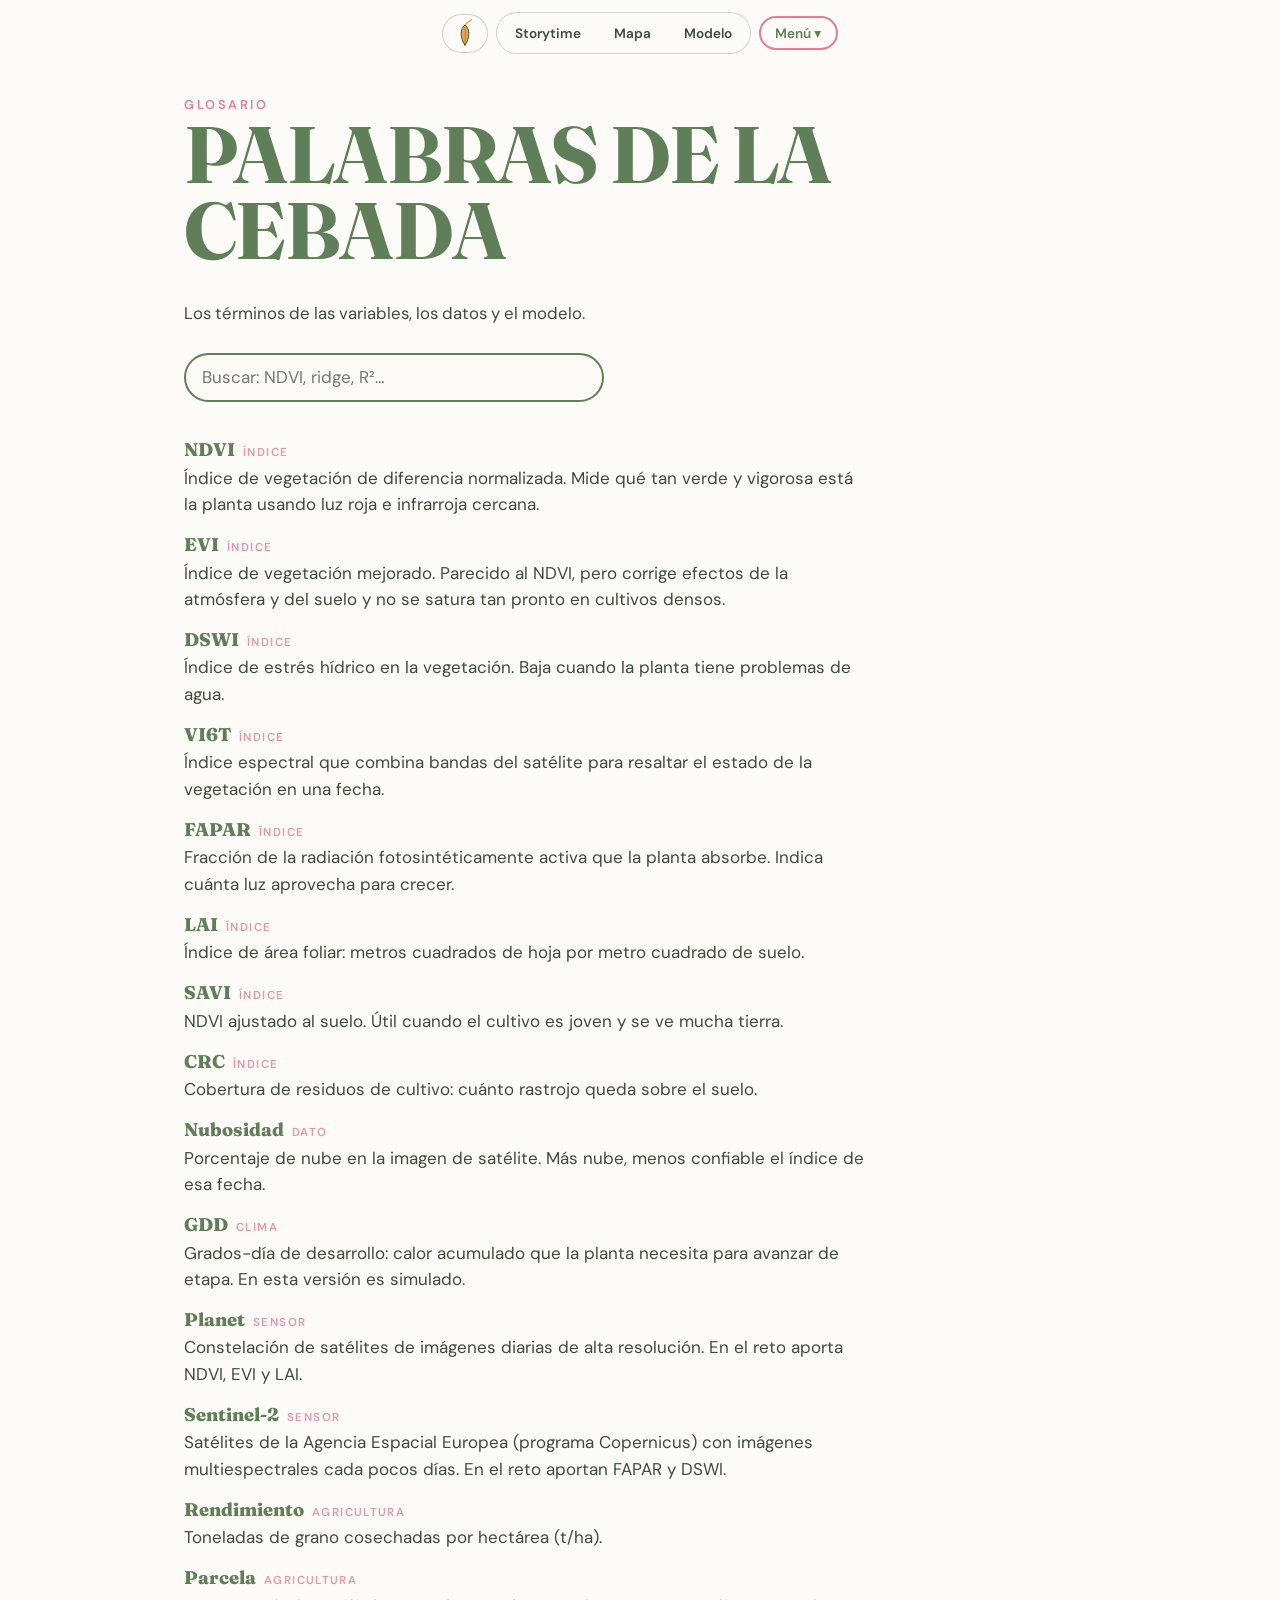
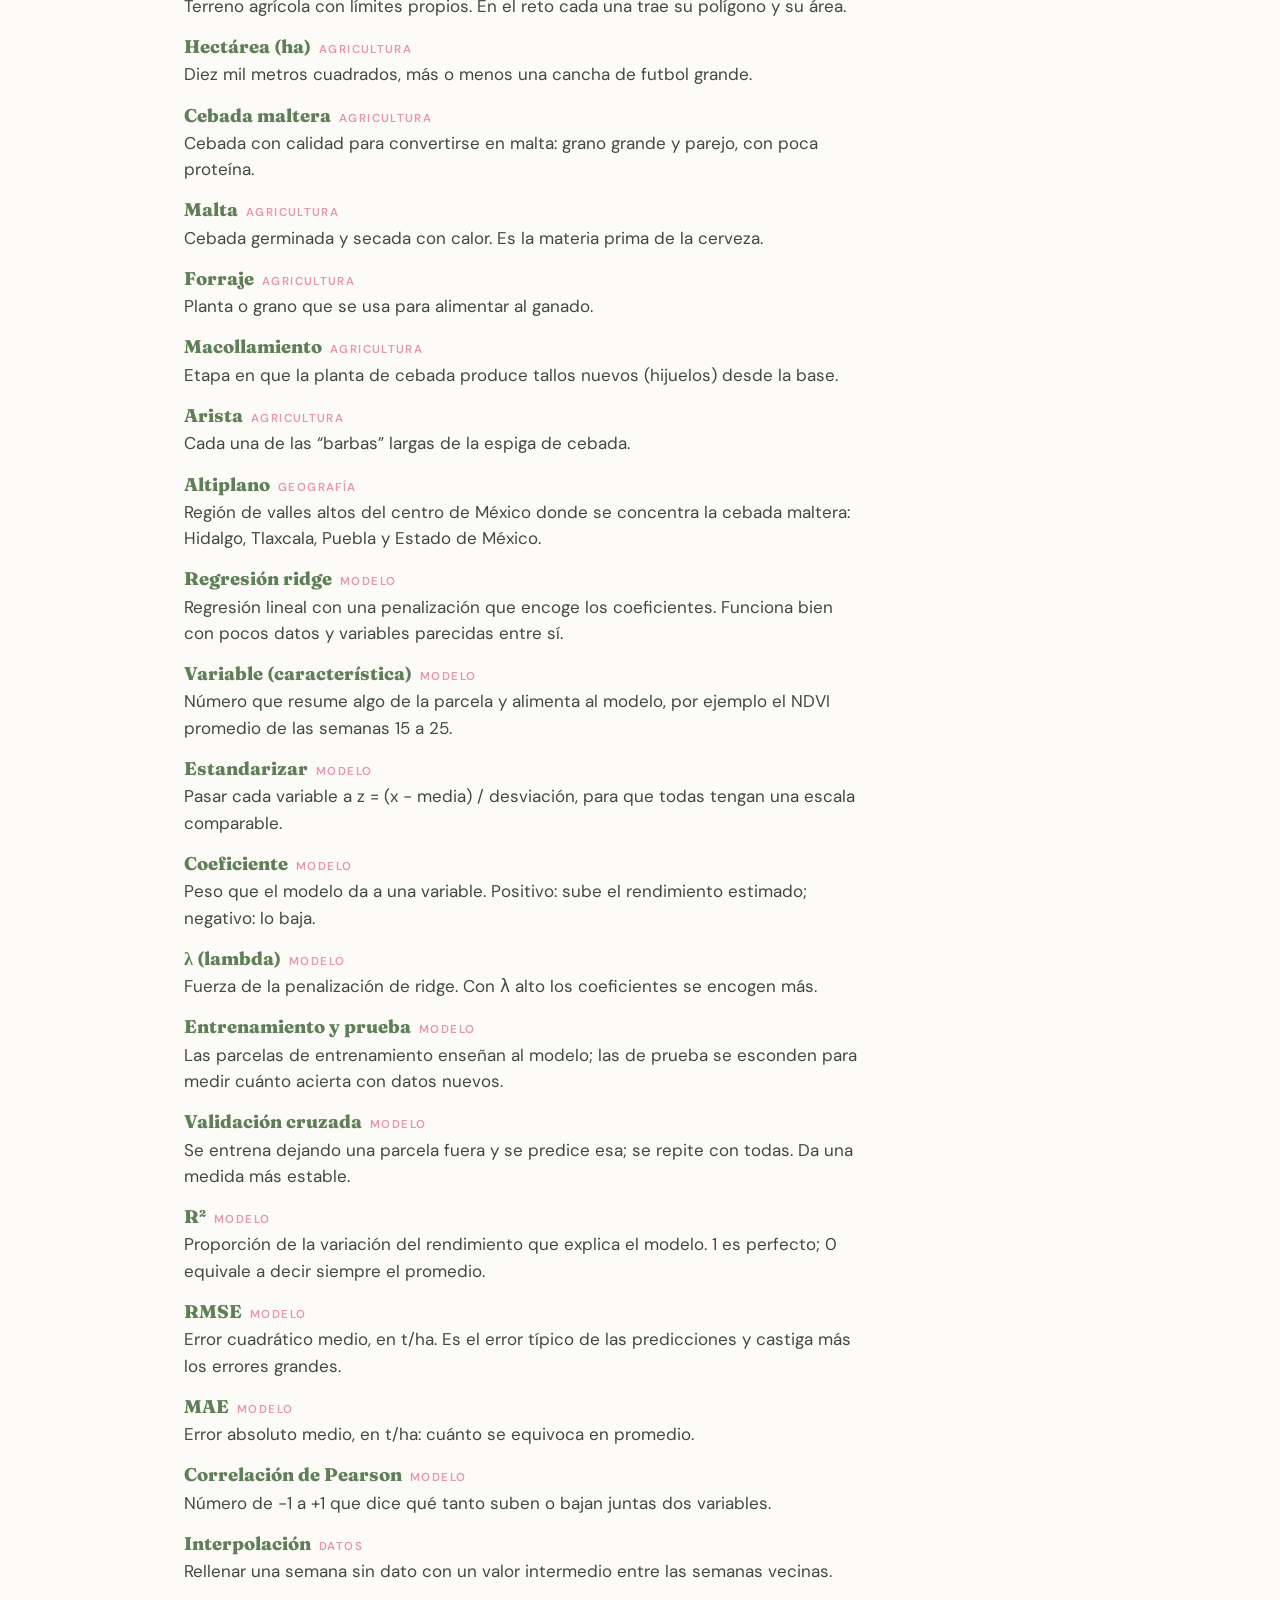
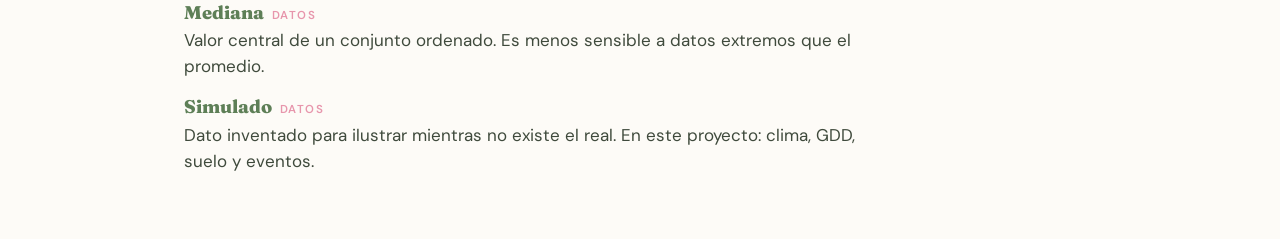
<file: glosario.html>
<!DOCTYPE html>
<html lang="es">
<head>
  <meta charset="utf-8" />
  <meta name="viewport" content="width=device-width, initial-scale=1, viewport-fit=cover" />
  <title>Glosario · Barley Bot</title>

  <link
    href="https://fonts.googleapis.com/css2?family=Fraunces:opsz,wght@9..144,800&family=DM+Sans:wght@400;600&display=swap"
    rel="stylesheet"
  />
  <link rel="stylesheet" href="styles.css" />
</head>

<body data-page="glosario">
  <a class="saltar" href="#contenido">Saltar al contenido</a>
  <nav id="nav" aria-label="Principal"></nav>

  <main id="contenido" class="pagina">
    <span class="kicker">Glosario</span>
    <h1>Palabras de la cebada</h1>
    <p class="intro">Los términos de las variables, los datos y el modelo.</p>
    <label for="buscar" class="sr-only">Buscar un término</label>
    <input id="buscar" class="buscador" type="search" placeholder="Buscar: NDVI, ridge, R²…" autocomplete="off" />
    <p id="sin-resultados" hidden>No hay términos con esa búsqueda.</p>
    <dl class="glosario" id="lista">
      <div class="termino"><dt>NDVI<small>Índice</small></dt><dd>Índice de vegetación de diferencia normalizada. Mide qué tan verde y vigorosa está la planta usando luz roja e infrarroja cercana.</dd></div>
      <div class="termino"><dt>EVI<small>Índice</small></dt><dd>Índice de vegetación mejorado. Parecido al NDVI, pero corrige efectos de la atmósfera y del suelo y no se satura tan pronto en cultivos densos.</dd></div>
      <div class="termino"><dt>DSWI<small>Índice</small></dt><dd>Índice de estrés hídrico en la vegetación. Baja cuando la planta tiene problemas de agua.</dd></div>
      <div class="termino"><dt>VI6T<small>Índice</small></dt><dd>Índice espectral que combina bandas del satélite para resaltar el estado de la vegetación en una fecha.</dd></div>
      <div class="termino"><dt>FAPAR<small>Índice</small></dt><dd>Fracción de la radiación fotosintéticamente activa que la planta absorbe. Indica cuánta luz aprovecha para crecer.</dd></div>
      <div class="termino"><dt>LAI<small>Índice</small></dt><dd>Índice de área foliar: metros cuadrados de hoja por metro cuadrado de suelo.</dd></div>
      <div class="termino"><dt>SAVI<small>Índice</small></dt><dd>NDVI ajustado al suelo. Útil cuando el cultivo es joven y se ve mucha tierra.</dd></div>
      <div class="termino"><dt>CRC<small>Índice</small></dt><dd>Cobertura de residuos de cultivo: cuánto rastrojo queda sobre el suelo.</dd></div>
      <div class="termino"><dt>Nubosidad<small>Dato</small></dt><dd>Porcentaje de nube en la imagen de satélite. Más nube, menos confiable el índice de esa fecha.</dd></div>
      <div class="termino"><dt>GDD<small>Clima</small></dt><dd>Grados-día de desarrollo: calor acumulado que la planta necesita para avanzar de etapa. En esta versión es simulado.</dd></div>
      <div class="termino"><dt>Planet<small>Sensor</small></dt><dd>Constelación de satélites de imágenes diarias de alta resolución. En el reto aporta NDVI, EVI y LAI.</dd></div>
      <div class="termino"><dt>Sentinel-2<small>Sensor</small></dt><dd>Satélites de la Agencia Espacial Europea (programa Copernicus) con imágenes multiespectrales cada pocos días. En el reto aportan FAPAR y DSWI.</dd></div>
      <div class="termino"><dt>Rendimiento<small>Agricultura</small></dt><dd>Toneladas de grano cosechadas por hectárea (t/ha).</dd></div>
      <div class="termino"><dt>Parcela<small>Agricultura</small></dt><dd>Terreno agrícola con límites propios. En el reto cada una trae su polígono y su área.</dd></div>
      <div class="termino"><dt>Hectárea (ha)<small>Agricultura</small></dt><dd>Diez mil metros cuadrados, más o menos una cancha de futbol grande.</dd></div>
      <div class="termino"><dt>Cebada maltera<small>Agricultura</small></dt><dd>Cebada con calidad para convertirse en malta: grano grande y parejo, con poca proteína.</dd></div>
      <div class="termino"><dt>Malta<small>Agricultura</small></dt><dd>Cebada germinada y secada con calor. Es la materia prima de la cerveza.</dd></div>
      <div class="termino"><dt>Forraje<small>Agricultura</small></dt><dd>Planta o grano que se usa para alimentar al ganado.</dd></div>
      <div class="termino"><dt>Macollamiento<small>Agricultura</small></dt><dd>Etapa en que la planta de cebada produce tallos nuevos (hijuelos) desde la base.</dd></div>
      <div class="termino"><dt>Arista<small>Agricultura</small></dt><dd>Cada una de las “barbas” largas de la espiga de cebada.</dd></div>
      <div class="termino"><dt>Altiplano<small>Geografía</small></dt><dd>Región de valles altos del centro de México donde se concentra la cebada maltera: Hidalgo, Tlaxcala, Puebla y Estado de México.</dd></div>
      <div class="termino"><dt>Regresión ridge<small>Modelo</small></dt><dd>Regresión lineal con una penalización que encoge los coeficientes. Funciona bien con pocos datos y variables parecidas entre sí.</dd></div>
      <div class="termino"><dt>Variable (característica)<small>Modelo</small></dt><dd>Número que resume algo de la parcela y alimenta al modelo, por ejemplo el NDVI promedio de las semanas 15 a 25.</dd></div>
      <div class="termino"><dt>Estandarizar<small>Modelo</small></dt><dd>Pasar cada variable a z = (x − media) / desviación, para que todas tengan una escala comparable.</dd></div>
      <div class="termino"><dt>Coeficiente<small>Modelo</small></dt><dd>Peso que el modelo da a una variable. Positivo: sube el rendimiento estimado; negativo: lo baja.</dd></div>
      <div class="termino"><dt>λ (lambda)<small>Modelo</small></dt><dd>Fuerza de la penalización de ridge. Con λ alto los coeficientes se encogen más.</dd></div>
      <div class="termino"><dt>Entrenamiento y prueba<small>Modelo</small></dt><dd>Las parcelas de entrenamiento enseñan al modelo; las de prueba se esconden para medir cuánto acierta con datos nuevos.</dd></div>
      <div class="termino"><dt>Validación cruzada<small>Modelo</small></dt><dd>Se entrena dejando una parcela fuera y se predice esa; se repite con todas. Da una medida más estable.</dd></div>
      <div class="termino"><dt>R²<small>Modelo</small></dt><dd>Proporción de la variación del rendimiento que explica el modelo. 1 es perfecto; 0 equivale a decir siempre el promedio.</dd></div>
      <div class="termino"><dt>RMSE<small>Modelo</small></dt><dd>Error cuadrático medio, en t/ha. Es el error típico de las predicciones y castiga más los errores grandes.</dd></div>
      <div class="termino"><dt>MAE<small>Modelo</small></dt><dd>Error absoluto medio, en t/ha: cuánto se equivoca en promedio.</dd></div>
      <div class="termino"><dt>Correlación de Pearson<small>Modelo</small></dt><dd>Número de −1 a +1 que dice qué tanto suben o bajan juntas dos variables.</dd></div>
      <div class="termino"><dt>Interpolación<small>Datos</small></dt><dd>Rellenar una semana sin dato con un valor intermedio entre las semanas vecinas.</dd></div>
      <div class="termino"><dt>Mediana<small>Datos</small></dt><dd>Valor central de un conjunto ordenado. Es menos sensible a datos extremos que el promedio.</dd></div>
      <div class="termino"><dt>Simulado<small>Datos</small></dt><dd>Dato inventado para ilustrar mientras no existe el real. En este proyecto: clima, GDD, suelo y eventos.</dd></div>
    </dl>
  </main>

  <script src="common.js"></script>
  <script>
    const campo = document.getElementById("buscar");
    const terminos = [...document.querySelectorAll(".termino")];

    campo.addEventListener("input", () => {
      const texto = campo.value.trim().toLowerCase();
      let visibles = 0;

      terminos.forEach((termino) => {
        const coincide = termino.textContent.toLowerCase().includes(texto);
        termino.hidden = !coincide;
        if (coincide) visibles += 1;
      });
      document.getElementById("sin-resultados").hidden = visibles > 0;
    });
  </script>
</body>
</html>
</file>
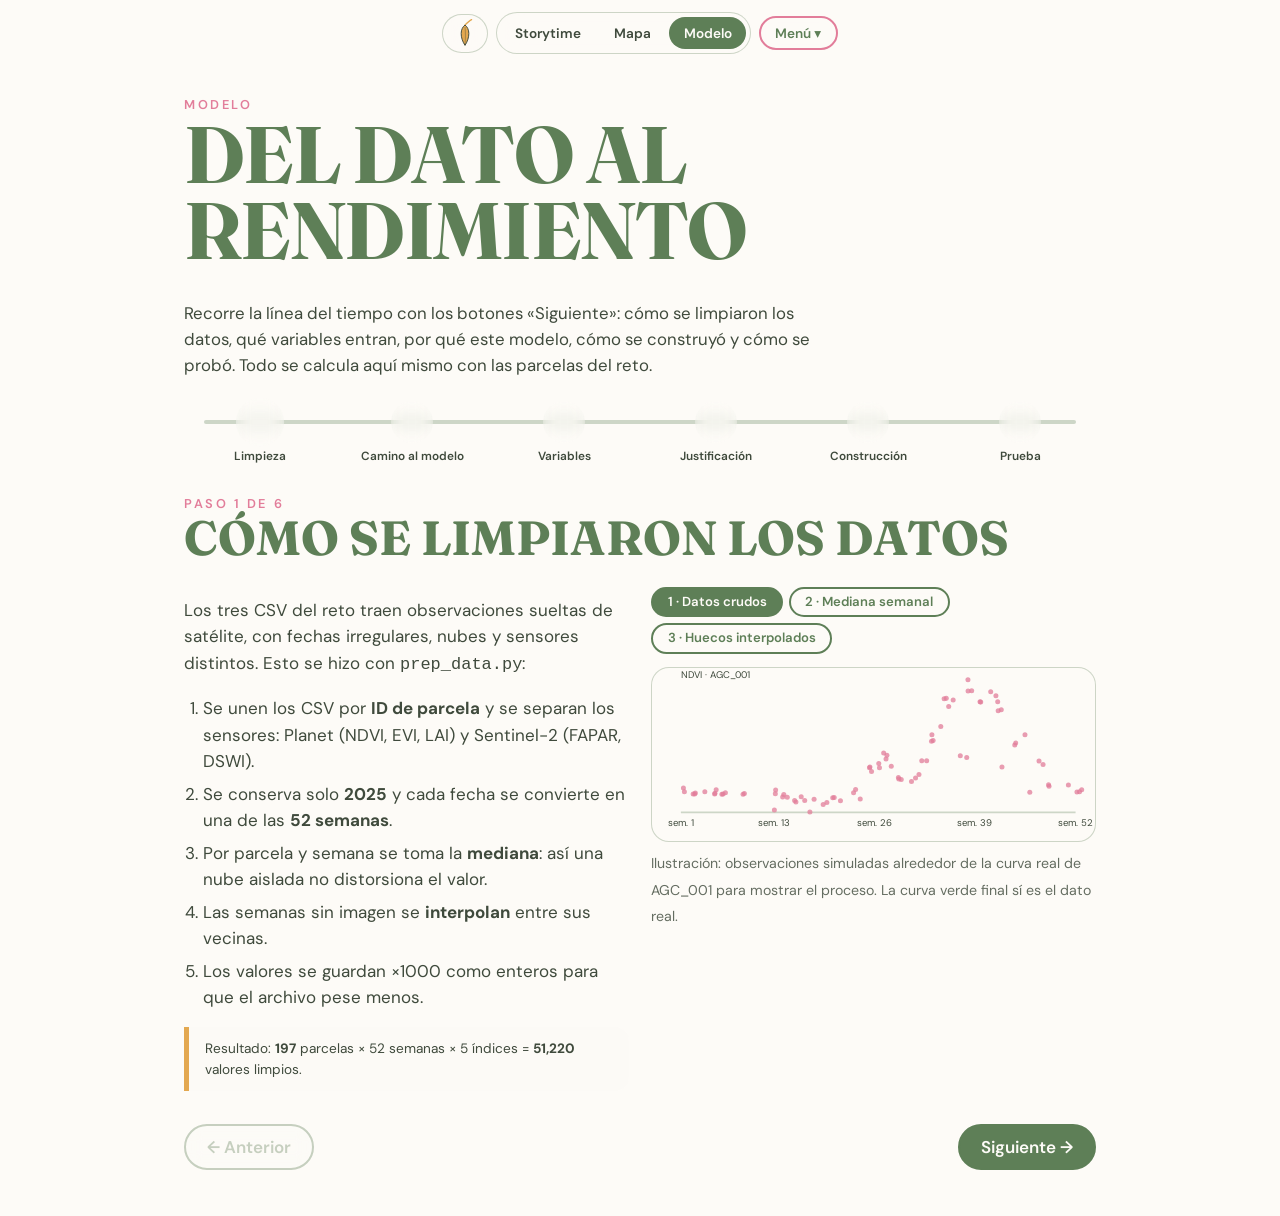
<file: modelo.html>
<!DOCTYPE html>
<html lang="es">
<head>
  <meta charset="utf-8" />
  <meta name="viewport" content="width=device-width, initial-scale=1, viewport-fit=cover" />
  <title>El modelo · Barley Bot</title>

  <link
    href="https://fonts.googleapis.com/css2?family=Fraunces:opsz,wght@9..144,800&family=DM+Sans:wght@400;600&display=swap"
    rel="stylesheet"
  />
  <link rel="stylesheet" href="styles.css" />
</head>

<body data-page="modelo">
  <a class="saltar" href="#contenido">Saltar al contenido</a>
  <nav id="nav" aria-label="Principal"></nav>

  <main id="contenido" class="pagina">
    <span class="kicker">Modelo</span>
    <h1>Del dato al rendimiento</h1>
    <p class="intro">
      Recorre la línea del tiempo con los botones «Siguiente»: cómo se limpiaron los datos, qué
      variables entran, por qué este modelo, cómo se construyó y cómo se probó. Todo se calcula
      aquí mismo con las parcelas del reto.
    </p>

    <ol class="pasos" id="pasos" aria-label="Pasos del modelo"></ol>
    <section id="paso" class="paso" aria-live="polite"></section>

    <div class="navegacion-pasos">
      <button id="anterior">← Anterior</button>
      <button id="siguiente" class="btn principal">Siguiente →</button>
    </div>
  </main>

  <script src="common.js"></script>
  <script src="data.js"></script>
  <script src="modelo-core.js"></script>
  <script src="modelo.js"></script>
</body>
</html>
</file>
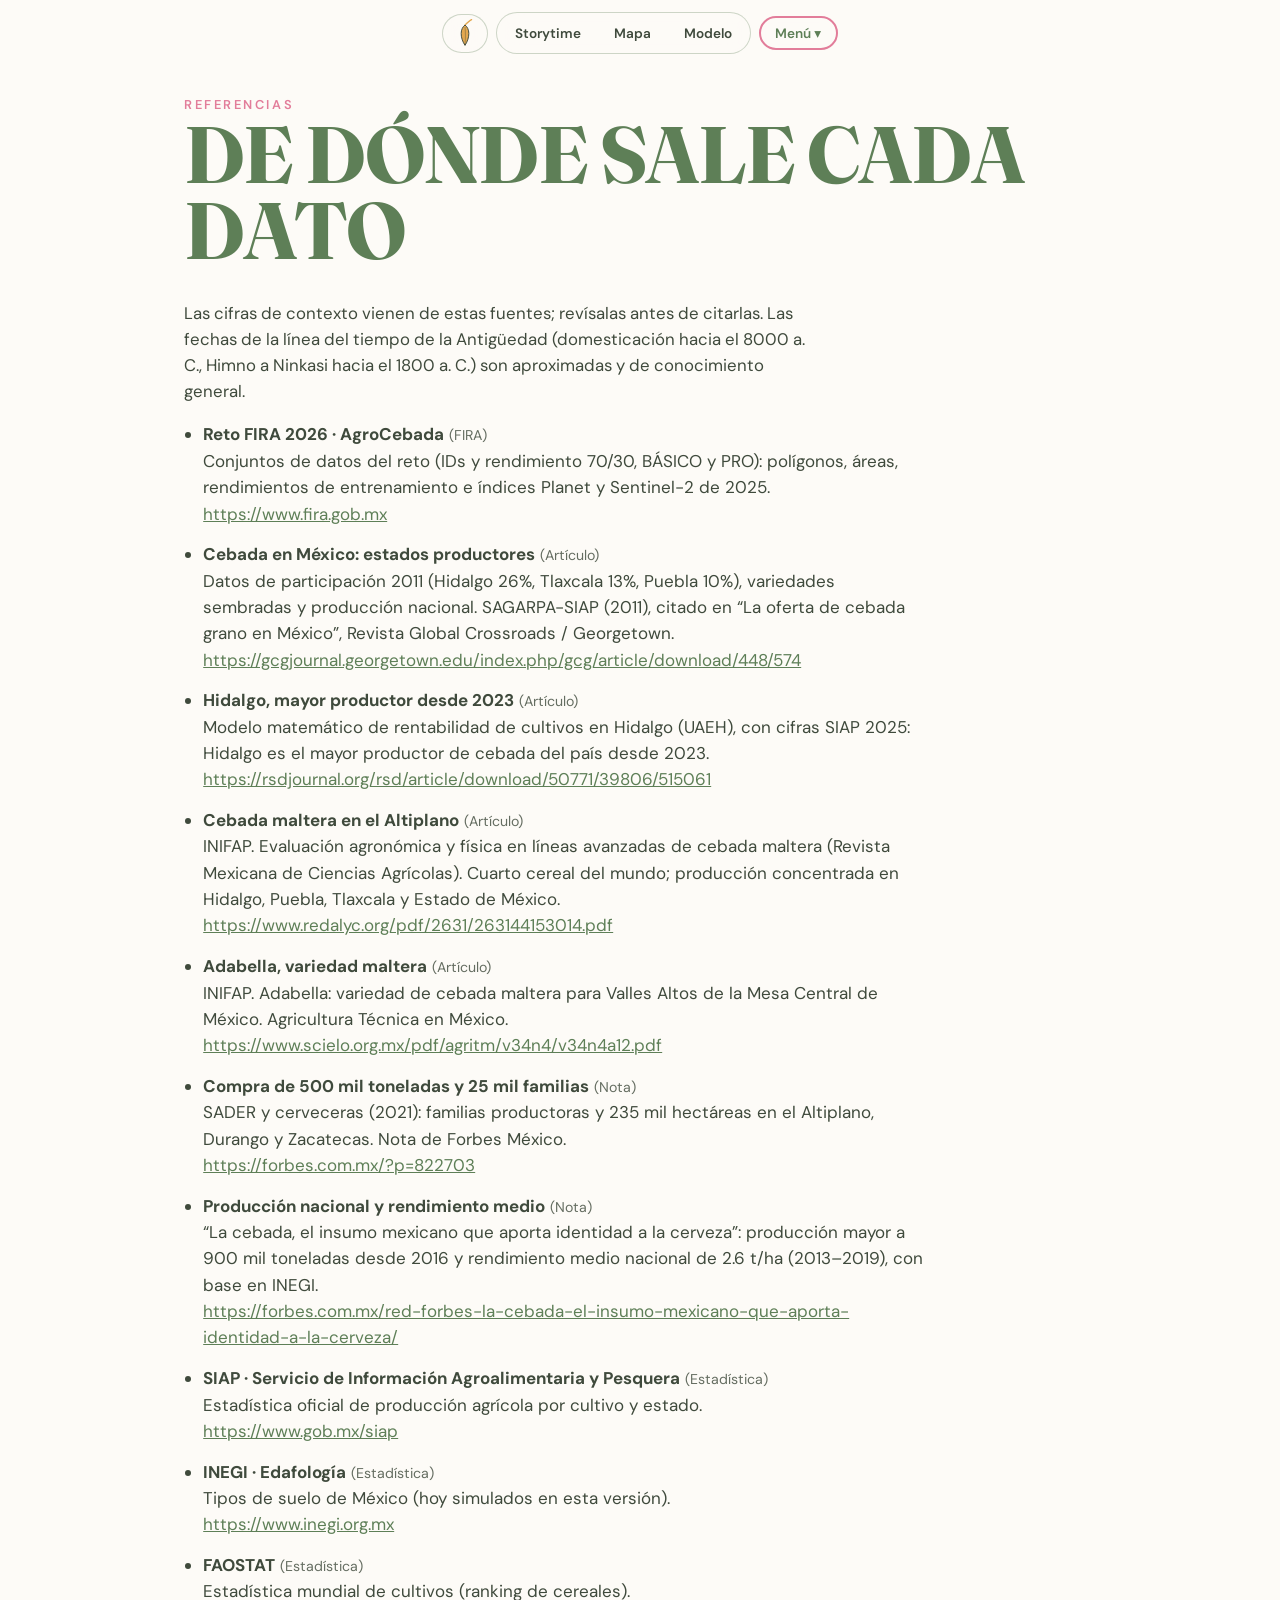
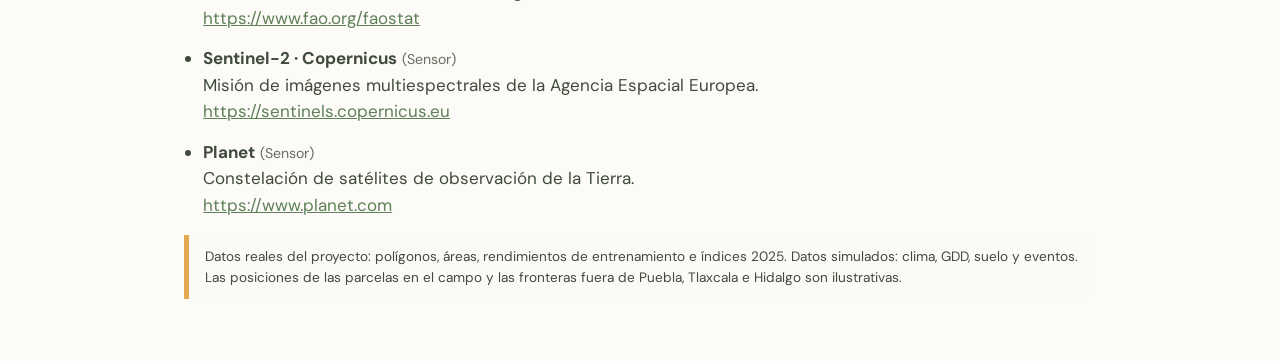
<file: referencias.html>
<!DOCTYPE html>
<html lang="es">
<head>
  <meta charset="utf-8" />
  <meta name="viewport" content="width=device-width, initial-scale=1, viewport-fit=cover" />
  <title>Referencias · Barley Bot</title>

  <link
    href="https://fonts.googleapis.com/css2?family=Fraunces:opsz,wght@9..144,800&family=DM+Sans:wght@400;600&display=swap"
    rel="stylesheet"
  />
  <link rel="stylesheet" href="styles.css" />
</head>

<body data-page="referencias">
  <a class="saltar" href="#contenido">Saltar al contenido</a>
  <nav id="nav" aria-label="Principal"></nav>

  <main id="contenido" class="pagina">
    <span class="kicker">Referencias</span>
    <h1>De dónde sale cada dato</h1>
    <p class="intro">Las cifras de contexto vienen de estas fuentes; revísalas antes de citarlas.
    Las fechas de la línea del tiempo de la Antigüedad (domesticación hacia el 8000 a. C., Himno a
    Ninkasi hacia el 1800 a. C.) son aproximadas y de conocimiento general.</p>
    <ul class="lista-referencias">
      <li><b>Reto FIRA 2026 · AgroCebada</b> <small>(FIRA)</small><br>Conjuntos de datos del reto (IDs y rendimiento 70/30, BÁSICO y PRO): polígonos, áreas, rendimientos de entrenamiento e índices Planet y Sentinel-2 de 2025.<br><a href="https://www.fira.gob.mx" target="_blank" rel="noopener">https://www.fira.gob.mx</a></li>
      <li><b>Cebada en México: estados productores</b> <small>(Artículo)</small><br>Datos de participación 2011 (Hidalgo 26%, Tlaxcala 13%, Puebla 10%), variedades sembradas y producción nacional. SAGARPA-SIAP (2011), citado en “La oferta de cebada grano en México”, Revista Global Crossroads / Georgetown.<br><a href="https://gcgjournal.georgetown.edu/index.php/gcg/article/download/448/574" target="_blank" rel="noopener">https://gcgjournal.georgetown.edu/index.php/gcg/article/download/448/574</a></li>
      <li><b>Hidalgo, mayor productor desde 2023</b> <small>(Artículo)</small><br>Modelo matemático de rentabilidad de cultivos en Hidalgo (UAEH), con cifras SIAP 2025: Hidalgo es el mayor productor de cebada del país desde 2023.<br><a href="https://rsdjournal.org/rsd/article/download/50771/39806/515061" target="_blank" rel="noopener">https://rsdjournal.org/rsd/article/download/50771/39806/515061</a></li>
      <li><b>Cebada maltera en el Altiplano</b> <small>(Artículo)</small><br>INIFAP. Evaluación agronómica y física en líneas avanzadas de cebada maltera (Revista Mexicana de Ciencias Agrícolas). Cuarto cereal del mundo; producción concentrada en Hidalgo, Puebla, Tlaxcala y Estado de México.<br><a href="https://www.redalyc.org/pdf/2631/263144153014.pdf" target="_blank" rel="noopener">https://www.redalyc.org/pdf/2631/263144153014.pdf</a></li>
      <li><b>Adabella, variedad maltera</b> <small>(Artículo)</small><br>INIFAP. Adabella: variedad de cebada maltera para Valles Altos de la Mesa Central de México. Agricultura Técnica en México.<br><a href="https://www.scielo.org.mx/pdf/agritm/v34n4/v34n4a12.pdf" target="_blank" rel="noopener">https://www.scielo.org.mx/pdf/agritm/v34n4/v34n4a12.pdf</a></li>
      <li><b>Compra de 500 mil toneladas y 25 mil familias</b> <small>(Nota)</small><br>SADER y cerveceras (2021): familias productoras y 235 mil hectáreas en el Altiplano, Durango y Zacatecas. Nota de Forbes México.<br><a href="https://forbes.com.mx/?p=822703" target="_blank" rel="noopener">https://forbes.com.mx/?p=822703</a></li>
      <li><b>Producción nacional y rendimiento medio</b> <small>(Nota)</small><br>“La cebada, el insumo mexicano que aporta identidad a la cerveza”: producción mayor a 900 mil toneladas desde 2016 y rendimiento medio nacional de 2.6 t/ha (2013–2019), con base en INEGI.<br><a href="https://forbes.com.mx/red-forbes-la-cebada-el-insumo-mexicano-que-aporta-identidad-a-la-cerveza/" target="_blank" rel="noopener">https://forbes.com.mx/red-forbes-la-cebada-el-insumo-mexicano-que-aporta-identidad-a-la-cerveza/</a></li>
      <li><b>SIAP · Servicio de Información Agroalimentaria y Pesquera</b> <small>(Estadística)</small><br>Estadística oficial de producción agrícola por cultivo y estado.<br><a href="https://www.gob.mx/siap" target="_blank" rel="noopener">https://www.gob.mx/siap</a></li>
      <li><b>INEGI · Edafología</b> <small>(Estadística)</small><br>Tipos de suelo de México (hoy simulados en esta versión).<br><a href="https://www.inegi.org.mx" target="_blank" rel="noopener">https://www.inegi.org.mx</a></li>
      <li><b>FAOSTAT</b> <small>(Estadística)</small><br>Estadística mundial de cultivos (ranking de cereales).<br><a href="https://www.fao.org/faostat" target="_blank" rel="noopener">https://www.fao.org/faostat</a></li>
      <li><b>Sentinel-2 · Copernicus</b> <small>(Sensor)</small><br>Misión de imágenes multiespectrales de la Agencia Espacial Europea.<br><a href="https://sentinels.copernicus.eu" target="_blank" rel="noopener">https://sentinels.copernicus.eu</a></li>
      <li><b>Planet</b> <small>(Sensor)</small><br>Constelación de satélites de observación de la Tierra.<br><a href="https://www.planet.com" target="_blank" rel="noopener">https://www.planet.com</a></li>
    </ul>
    <p class="aviso">Datos reales del proyecto: polígonos, áreas, rendimientos de entrenamiento e
    índices 2025. Datos simulados: clima, GDD, suelo y eventos. Las posiciones de las parcelas en el
    campo y las fronteras fuera de Puebla, Tlaxcala e Hidalgo son ilustrativas.</p>
  </main>

  <script src="common.js"></script>
</body>
</html>
</file>
<file: styles.css>
/* ==========================================================================
   Barley Bot · estilos compartidos
   Los colores los fija common.js (tema + daltonismo); aquí van valores
   por defecto para cuando el JavaScript aún no carga.
   ========================================================================== */

:root {
  --sky: #fdfbf7;
  --ink: #3f4a3c;
  --green: #5e7f57;
  --gold: #e3a850;
  --rosa: #e27d9a;
  --card: rgba(253, 251, 247, 0.82);
  --line: rgba(94, 127, 87, 0.3);

  box-sizing: border-box;
  padding-top: env(safe-area-inset-top, 0px);
  padding-bottom: env(safe-area-inset-bottom, 0px);
}

html {
  scroll-padding-top: env(safe-area-inset-top, 0px);
}

@media (prefers-color-scheme: dark) {
  :root:not([data-theme="light"]) {
    --sky: #171c16;
    --ink: #e9eedf;
    --green: #a8c69f;
    --gold: #e7b766;
    --rosa: #f0a0b8;
    --card: rgba(23, 28, 22, 0.8);
    --line: rgba(168, 198, 159, 0.3);
  }
}

* {
  box-sizing: border-box;
}

html,
body {
  margin: 0;
}

body {
  background: var(--sky);
  color: var(--ink);
  font: 17px/1.55 "DM Sans", system-ui, sans-serif;
}

h1,
h2,
h3 {
  font-family: "Fraunces", Georgia, serif;
  text-transform: uppercase;
  line-height: 0.95;
  margin: 0 0 0.4em;
  color: var(--green);
}

h1 {
  font-size: clamp(3.2rem, 15vw, 13rem);
  letter-spacing: -0.02em;
}

h2 {
  font-size: clamp(2.1rem, 7vw, 6rem);
}

h3 {
  font-size: 1.4rem;
}

small {
  opacity: 0.8;
}

a {
  color: var(--green);
}

/* --- Accesibilidad ------------------------------------------------------- */

.sr-only {
  position: absolute;
  width: 1px;
  height: 1px;
  margin: -1px;
  padding: 0;
  overflow: hidden;
  clip: rect(0, 0, 0, 0);
  white-space: nowrap;
  border: 0;
}

:focus-visible {
  outline: 3px solid var(--rosa);
  outline-offset: 3px;
}

.saltar {
  position: fixed;
  left: 8px;
  top: -60px;
  z-index: 400;
  padding: 0.5rem 1rem;
  background: var(--green);
  color: var(--sky);
  border-radius: 999px;
}

.saltar:focus {
  top: 8px;
}

html[data-motion="reduce"] *,
html[data-motion="reduce"] *::before,
html[data-motion="reduce"] *::after {
  animation-duration: 0.01ms !important;
  animation-iteration-count: 1 !important;
  transition-duration: 0.01ms !important;
  transition-delay: 0s !important;
  scroll-behavior: auto !important;
}

/* --- Cursor personalizado (solo con ratón) ------------------------------- */

@media (hover: hover) {
  body.cursor-custom,
  body.cursor-custom button,
  body.cursor-custom a,
  body.cursor-custom input {
    cursor: none;
  }
}

#cursor {
  position: fixed;
  left: 0;
  top: 0;
  width: 0;
  height: 0;
  z-index: 300;
  pointer-events: none;
}

#cursor .semilla {
  display: block;
  margin: -14px 0 0 -12px;
  overflow: visible;
  transform: rotate(-35deg);
  transform-origin: 50% 50%;
  filter: drop-shadow(0 1px 2px rgba(0, 0, 0, 0.35));
  transition: transform 0.25s;
}

#cursor.big .semilla {
  transform: rotate(-35deg) scale(1.7);
}

/* --- Botones ------------------------------------------------------------- */

button,
.btn {
  font: inherit;
  font-weight: 600;
  color: var(--green);
  background: var(--card);
  border: 2px solid var(--green);
  border-radius: 999px;
  padding: 0.5rem 1.3rem;
  backdrop-filter: blur(8px);
  transition: 0.25s;
  pointer-events: auto;
  text-decoration: none;
  display: inline-block;
  cursor: pointer;
}

button:hover,
button.active,
.btn:hover {
  background: var(--green);
  color: var(--sky);
}

button:disabled {
  opacity: 0.35;
  pointer-events: none;
}

.btn.principal {
  background: var(--green);
  color: var(--sky);
}

.btn.principal:hover {
  background: var(--rosa);
  border-color: var(--rosa);
}

.ui {
  pointer-events: auto;
}

/* --- Navegación ---------------------------------------------------------- */

nav {
  position: fixed;
  top: 0;
  left: 0;
  right: 0;
  z-index: 50;
  display: flex;
  gap: 8px;
  align-items: center;
  justify-content: center;
  padding: calc(12px + env(safe-area-inset-top, 0px)) 4vw 12px;
}

.nav-pill {
  display: flex;
  gap: 4px;
  padding: 4px;
  background: var(--card);
  backdrop-filter: blur(12px);
  border: 1px solid var(--line);
  border-radius: 999px;
}

nav .nav-pill a {
  padding: 0.35rem 0.9rem;
  border-radius: 999px;
  font-size: 0.85rem;
  font-weight: 600;
  color: var(--ink);
  text-decoration: none;
  white-space: nowrap;
  transition: 0.3s;
}

nav .nav-pill a.active {
  background: var(--green);
  color: var(--sky);
}

nav .nav-pill a:not(.active):hover {
  background: var(--line);
}

nav .logo {
  display: flex;
  align-items: center;
  padding: 0.25rem 0.6rem;
  background: var(--card);
  backdrop-filter: blur(12px);
  border: 1px solid var(--line);
  border-radius: 999px;
}

@media (max-width: 640px) {
  nav .nav-pill a {
    padding: 0.3rem 0.55rem;
    font-size: 0.72rem;
  }

  nav .logo {
    display: none;
  }
}

.menu {
  position: relative;
}

#menu-btn {
  padding: 0.3rem 0.9rem;
  font-size: 0.85rem;
  border-color: var(--rosa);
}

#menu-btn:hover {
  background: var(--rosa);
}

.menu-panel {
  position: absolute;
  right: 0;
  top: calc(100% + 8px);
  width: min(300px, 88vw);
  max-height: 80vh;
  overflow: auto;
  padding: 0.8rem 1rem;
  background: var(--sky);
  border: 1px solid var(--line);
  border-radius: 20px;
  box-shadow: 0 12px 40px rgba(0, 0, 0, 0.18);
  font-size: 0.9rem;
}

.menu-panel[hidden] {
  display: none;
}

.menu-enlace {
  display: block;
  padding: 0.4rem 0.2rem;
  color: var(--ink);
  text-decoration: none;
  font-weight: 600;
}

.menu-enlace:hover {
  color: var(--rosa);
}

.menu-panel fieldset {
  margin: 0.5rem 0;
  padding: 0.4rem 0.6rem 0.5rem;
  border: 1px solid var(--line);
  border-radius: 14px;
}

.menu-panel legend {
  padding: 0 0.3rem;
  font-size: 0.75rem;
  font-weight: 600;
  letter-spacing: 0.05em;
  text-transform: uppercase;
  color: var(--rosa);
}

.opcion {
  display: flex;
  align-items: center;
  gap: 0.5rem;
  padding: 0.2rem 0;
}

.opcion input {
  accent-color: var(--green);
  width: 1.05rem;
  height: 1.05rem;
}

/* --- Lienzos 3D y capas -------------------------------------------------- */

#gl,
#mascot {
  position: fixed;
  inset: 0;
  width: 100%;
  height: 100%;
}

#gl {
  z-index: 0;
}

#mascot {
  z-index: 15;
  pointer-events: none;
}

#wipe {
  position: fixed;
  inset: 0;
  background: var(--sky);
  opacity: 0;
  z-index: 5;
  pointer-events: none;
  transition: opacity 0.7s;
}

#wipe.on {
  opacity: 1;
}

#bubble {
  position: fixed;
  left: 0;
  top: 0;
  z-index: 16;
  max-width: 400px;
  padding: 0.75rem 1.1rem;
  background: var(--card);
  backdrop-filter: blur(12px);
  border: 2px solid var(--rosa);
  border-radius: 20px 20px 20px 4px;
  font-size: 0.98rem;
  line-height: 1.45;
  transform: translateY(-100%);
  opacity: 0;
  transition: opacity 0.4s;
  pointer-events: none;
}

#bubble.izq {
  border-radius: 20px 20px 4px 20px;
}

#bubble.visible {
  opacity: 1;
}

#bubble .rest {
  visibility: hidden;
}

#loader {
  position: fixed;
  inset: 0;
  z-index: 200;
  display: flex;
  flex-direction: column;
  gap: 1rem;
  align-items: center;
  justify-content: center;
  background: var(--sky);
  color: var(--green);
  font: 800 3rem "Fraunces", serif;
  transition: opacity 0.8s 0.1s;
}

#loader small {
  font: 400 0.9rem "DM Sans";
}

#loader.done {
  opacity: 0;
  pointer-events: none;
}

/* --- Historia (index.html) ----------------------------------------------- */

main {
  position: relative;
  z-index: 2;
  pointer-events: none;
}

.section {
  min-height: 100vh;
  display: flex;
  align-items: center;
  padding: 0 6vw;
}

.section.hero {
  align-items: flex-start;
  padding-top: 14vh;
}

.block {
  max-width: 540px;
}

.block.wide {
  max-width: none;
}

.block.right {
  margin-left: auto;
}

.block > * {
  opacity: 0;
  transform: translateY(40px);
  transition: 1s cubic-bezier(0.2, 0.8, 0.2, 1);
}

.section.in .block > * {
  opacity: 1;
  transform: none;
}

.section.in .block > :nth-child(2) {
  transition-delay: 0.1s;
}

.section.in .block > :nth-child(3) {
  transition-delay: 0.2s;
}

.section.in .block > :nth-child(4) {
  transition-delay: 0.3s;
}

.kicker {
  font: 600 0.8rem "DM Sans";
  letter-spacing: 0.2em;
  text-transform: uppercase;
  color: var(--rosa);
}

.tagline {
  max-width: 460px;
}

.clip {
  overflow: hidden;
  display: block;
}

h1 i {
  display: inline-block;
  font-style: normal;
  transform: translateY(105%);
  transition: transform 1.1s cubic-bezier(0.2, 0.9, 0.2, 1);
}

body.ready h1 i {
  transform: none;
}

.gigante {
  display: block;
  font: 800 clamp(4rem, 14vw, 10rem) / 0.9 "Fraunces", Georgia, serif;
  color: var(--gold);
  margin: 0.1em 0;
}

.fuente {
  display: block;
  margin-top: 0.8rem;
  font-size: 0.78rem;
  opacity: 0.75;
}

.stats {
  display: grid;
  gap: 14px;
  max-width: 620px;
}

.stat {
  display: grid;
  grid-template-columns: minmax(7.5rem, 11rem) 1fr;
  gap: 1rem;
  align-items: center;
  padding: 0.9rem 1.2rem;
  background: var(--card);
  backdrop-filter: blur(10px);
  border: 1px solid var(--line);
  border-radius: 22px;
  opacity: 0;
  transform: translateX(-40px);
  transition: 0.8s cubic-bezier(0.2, 0.8, 0.2, 1);
}

.section.in .stat {
  opacity: 1;
  transform: none;
}

.stat:nth-child(2) {
  transition-delay: 0.15s;
}

.stat:nth-child(3) {
  transition-delay: 0.3s;
}

.stat:nth-child(4) {
  transition-delay: 0.45s;
}

.stat b {
  font: 800 2.3rem / 1 "Fraunces", Georgia, serif;
  color: var(--gold);
}

.stat span {
  font-size: 0.9rem;
  line-height: 1.35;
}

.stat small {
  display: block;
  margin-top: 0.2rem;
}

.historia {
  width: 100%;
  pointer-events: auto;
}

.historia-tira {
  display: flex;
  gap: 16px;
  overflow-x: auto;
  padding: 1rem 0 1.4rem;
  scroll-snap-type: x mandatory;
  scrollbar-color: var(--green) transparent;
}

.hito {
  flex: 0 0 min(300px, 78vw);
  scroll-snap-align: start;
  padding: 1.1rem 1.2rem;
  background: var(--card);
  backdrop-filter: blur(10px);
  border: 1px solid var(--line);
  border-top: 5px solid var(--gold);
  border-radius: 22px;
}

.hito:nth-child(even) {
  border-top-color: var(--rosa);
}

.hito .anio {
  display: block;
  font: 800 1.9rem / 1 "Fraunces", Georgia, serif;
  color: var(--green);
}

.hito p {
  margin: 0.5rem 0 0;
  font-size: 0.9rem;
  line-height: 1.4;
}

.historia-ctrl {
  display: flex;
  gap: 8px;
  margin-top: 0.4rem;
}

.usos-lista {
  position: relative;
  display: grid;
  gap: 14px;
  width: 100%;
  max-width: 680px;
  margin-top: 1rem;
  pointer-events: auto;
}

/* Hilo dorado que une los tres destinos */
.usos-lista::before {
  content: "";
  position: absolute;
  left: 33px;
  top: 30px;
  bottom: 30px;
  width: 3px;
  border-radius: 2px;
  background: linear-gradient(var(--gold), var(--rosa));
  opacity: 0.55;
}

.uso {
  position: relative;
  display: grid;
  grid-template-columns: 68px 1fr auto;
  gap: 14px;
  align-items: center;
  padding: 0.9rem 1.1rem 0.9rem 0.9rem;
  background: var(--card);
  backdrop-filter: blur(10px);
  border: 1px solid var(--line);
  border-radius: 999px 28px 28px 999px;
  font-size: 0.9rem;
  line-height: 1.4;
  opacity: 0;
  transform: translateX(60px);
  transition: opacity 0.9s, transform 0.9s, border-color 0.3s, box-shadow 0.3s;
}

.section.in .uso {
  opacity: 1;
  transform: none;
}

.uso:nth-child(2) {
  transition-delay: 0.15s, 0.15s, 0s, 0s;
}

.uso:nth-child(3) {
  transition-delay: 0.3s, 0.3s, 0s, 0s;
}

.uso:hover {
  border-color: var(--gold);
  box-shadow: 0 6px 22px rgba(0, 0, 0, 0.12);
}

.uso .icono {
  display: grid;
  place-items: center;
  width: 68px;
  height: 68px;
  border-radius: 50%;
  background: var(--sky);
  border: 3px solid var(--gold);
  font-size: 2rem;
}

.uso b {
  display: block;
  margin: 0 0 0.15rem;
  font: 800 1.15rem "Fraunces", Georgia, serif;
  color: var(--green);
}

.uso .rango {
  align-self: start;
  padding: 0.15rem 0.7rem;
  border-radius: 999px;
  background: var(--gold);
  color: #3f4a3c;
  font: 700 0.78rem "DM Sans", sans-serif;
  white-space: nowrap;
}

.acciones {
  display: flex;
  flex-wrap: wrap;
  gap: 10px;
  margin-top: 1rem;
  pointer-events: auto;
}

@media (max-width: 760px) {
  .uso {
    grid-template-columns: 56px 1fr;
    border-radius: 36px 20px 20px 36px;
  }

  .uso .icono {
    width: 56px;
    height: 56px;
    font-size: 1.6rem;
  }

  .uso .rango {
    grid-column: 2;
    justify-self: start;
  }

  .usos-lista::before {
    left: 27px;
  }

  .stat {
    grid-template-columns: 1fr;
    gap: 0.2rem;
  }
}

footer {
  position: relative;
  z-index: 2;
  padding: 2rem;
  text-align: center;
  font-size: 0.85rem;
  opacity: 0.8;
}

/* --- Mapa y parcelas (mapa.html) ----------------------------------------- */

.vista {
  position: fixed;
  right: 4vw;
  top: 50%;
  transform: translateY(-50%);
  z-index: 10;
  width: min(390px, 92vw);
  padding: 1.2rem 1.4rem;
  background: var(--card);
  backdrop-filter: blur(14px);
  border: 1px solid var(--line);
  border-radius: 24px;
  transition: opacity 0.5s, transform 0.5s;
}

.vista[hidden] {
  display: none;
}

.vista.oculta {
  opacity: 0;
  pointer-events: none;
  transform: translateY(-46%);
}

.vista h2 {
  font-size: clamp(1.7rem, 4vw, 2.5rem);
}

.vista p {
  margin: 0.4rem 0 0.8rem;
}

.datos {
  display: grid;
  grid-template-columns: 1fr 1fr;
  gap: 8px;
  margin: 0.6rem 0 1rem;
}

.dato {
  padding: 0.5rem 0.7rem;
  background: var(--sky);
  border: 1px solid var(--line);
  border-radius: 14px;
  font-size: 0.78rem;
  line-height: 1.25;
}

.dato b {
  display: block;
  font: 800 1.35rem "Fraunces", Georgia, serif;
  color: var(--green);
}

.estados-lista {
  display: grid;
  gap: 8px;
  margin: 0.6rem 0 0.8rem;
}

.estados-lista button {
  display: flex;
  justify-content: space-between;
  text-align: left;
  border-radius: 16px;
}

.estados-lista button small {
  opacity: 0.85;
  font-weight: 400;
}

.state-marker {
  position: fixed;
  z-index: 6;
  display: none;
  transform: translate(-12px, -50%);
  padding: 0.15rem 0.8rem 0.15rem 0.5rem;
  font-size: 0.85rem;
}

.state-marker::before {
  content: "";
  display: inline-block;
  width: 10px;
  height: 10px;
  margin-right: 0.45rem;
  border-radius: 50%;
  background: var(--gold);
  box-shadow: 0 0 0 6px rgba(227, 168, 80, 0.3);
  animation: pulse 1.6s infinite;
}

@keyframes pulse {
  50% {
    box-shadow: 0 0 0 12px rgba(227, 168, 80, 0);
  }
}

.hud-campo {
  position: fixed;
  left: 16px;
  top: 74px;
  z-index: 12;
  display: flex;
  flex-direction: column;
  gap: 8px;
  width: 218px;
  padding: 0.8rem;
  background: var(--sky);
  border: 2px solid var(--green);
  border-radius: 22px;
  box-shadow: 0 8px 28px rgba(0, 0, 0, 0.25);
  transition: transform 0.4s, opacity 0.4s;
}

.hud-campo[hidden] {
  display: none;
}

.hud-campo.plegado {
  transform: translateX(calc(-100% - 20px));
  opacity: 0;
  pointer-events: none;
}

.hud-campo h4 {
  margin: 0 0 0.1rem;
  font: 800 0.8rem "DM Sans", sans-serif;
  letter-spacing: 0.16em;
  text-transform: uppercase;
  color: var(--rosa);
}

.hud-campo button {
  width: 100%;
  padding: 0.45rem 0.9rem;
  text-align: left;
  font-size: 0.86rem;
  color: var(--ink);
  background: var(--sky);
  border-radius: 14px;
  backdrop-filter: none;
}

.hud-campo button.principal {
  background: var(--green);
  color: var(--sky);
}

.hud-campo button:hover {
  background: var(--rosa);
  border-color: var(--rosa);
  color: var(--sky);
}

.hud-campo .leyenda {
  display: grid;
  gap: 0.3rem;
  margin-top: 0.2rem;
  padding: 0.5rem 0.2rem 0;
  background: none;
  border: 0;
  border-top: 1px solid var(--line);
  border-radius: 0;
  backdrop-filter: none;
}

#abrir-menu-campo {
  position: fixed;
  left: 16px;
  top: 74px;
  z-index: 12;
  display: none;
  padding: 0.4rem 1rem;
  background: var(--sky);
  box-shadow: 0 4px 14px rgba(0, 0, 0, 0.22);
}

#abrir-menu-campo.visible {
  display: block;
}

.leyenda {
  display: flex;
  gap: 0.9rem;
  flex-wrap: wrap;
  font-size: 0.78rem;
}

.legend-dot {
  display: inline-block;
  width: 0.85em;
  height: 0.85em;
  margin: 0 0.3em 0 0;
  border-radius: 3px;
  vertical-align: -1px;
}

.legend-dot.rayada {
  background-image: repeating-linear-gradient(45deg, transparent 0 2px, rgba(0, 0, 0, 0.35) 2px 3px);
}

/* Botón para saltar la explicación inicial del campo */
#saltar-explicacion {
  position: fixed;
  left: 50%;
  bottom: calc(24px + env(safe-area-inset-bottom, 0px));
  transform: translateX(-50%);
  z-index: 14;
  padding: 0.6rem 1.6rem;
  background: var(--green);
  color: var(--sky);
  border-color: var(--sky);
  box-shadow: 0 6px 22px rgba(0, 0, 0, 0.35);
}

#saltar-explicacion[hidden] {
  display: none;
}

#saltar-explicacion:hover {
  background: var(--rosa);
  border-color: var(--rosa);
}

/* Controles de zoom del globo */
#zoom-ctrl {
  position: fixed;
  left: 16px;
  top: 50%;
  transform: translateY(-50%);
  z-index: 9;
  display: grid;
  gap: 6px;
}

#zoom-ctrl[hidden] {
  display: none;
}

#zoom-ctrl button {
  width: 42px;
  height: 42px;
  padding: 0;
  font-size: 1.3rem;
  line-height: 1;
  text-align: center;
  background: var(--sky);
  box-shadow: 0 4px 14px rgba(0, 0, 0, 0.2);
}

#gl.arrastrable {
  cursor: grab;
  touch-action: none;
}

#gl.arrastrando {
  cursor: grabbing;
}

.etiqueta-estado {
  position: fixed;
  z-index: 5;
  display: none;
  transform: translate(-50%, -50%);
  font: 700 0.68rem "DM Sans", sans-serif;
  letter-spacing: 0.04em;
  color: var(--ink);
  text-shadow: 0 0 4px var(--sky), 0 0 4px var(--sky), 0 0 2px var(--sky);
  white-space: nowrap;
  pointer-events: none;
}

#timeline {
  position: fixed;
  left: 50%;
  bottom: calc(18px + env(safe-area-inset-bottom, 0px));
  transform: translate(-50%, 30px);
  z-index: 10;
  display: flex;
  gap: 0.8rem;
  align-items: center;
  padding: 0.5rem 1.2rem;
  background: var(--card);
  backdrop-filter: blur(12px);
  border: 1px solid var(--line);
  border-radius: 999px;
  opacity: 0;
  pointer-events: none;
  transition: 0.6s;
}

#timeline.visible {
  opacity: 1;
  transform: translate(-50%, 0);
  pointer-events: auto;
}

#timeline input {
  width: min(36vw, 260px);
  accent-color: var(--rosa);
}

#panel {
  position: fixed;
  right: 4vw;
  top: 50%;
  transform: translateY(-50%);
  z-index: 10;
  width: min(380px, 92vw);
  max-height: 84vh;
  overflow: auto;
  padding: 1.1rem 1.3rem;
  background: var(--card);
  backdrop-filter: blur(14px);
  border: 1px solid var(--line);
  border-radius: 24px;
  opacity: 0;
  pointer-events: none;
  transition: 0.5s;
}

#panel.visible {
  opacity: 1;
  pointer-events: auto;
}

#panel h3 {
  font-size: 1.6rem;
}

#panel-info {
  margin: 0.2rem 0 0.4rem;
}

#panel-climate {
  margin: 0.4rem 0 0;
  font-size: 0.74rem;
  opacity: 0.85;
}

#var-chips {
  display: flex;
  flex-wrap: wrap;
  gap: 4px;
  margin: 0.2rem 0 0.3rem;
}

#var-chips button {
  padding: 0.1rem 0.6rem;
  font-size: 0.72rem;
  border-width: 1.5px;
}

.prediccion {
  margin: 0.4rem 0;
  padding: 0.6rem 0.8rem;
  background: var(--sky);
  border: 2px dashed var(--gold);
  border-radius: 16px;
  font-size: 0.85rem;
}

.prediccion .valor {
  font: 800 2rem / 1 "Fraunces", Georgia, serif;
  color: var(--gold);
}

.prediccion .aporte {
  display: grid;
  grid-template-columns: 8.5rem 1fr;
  gap: 6px;
  align-items: center;
  margin-top: 4px;
  font-size: 0.72rem;
}

.prediccion .barra-aporte {
  height: 8px;
  border-radius: 4px;
  background: var(--green);
}

.prediccion .barra-aporte.neg {
  background: var(--rosa);
}

.panel-acciones {
  display: flex;
  flex-wrap: wrap;
  gap: 6px;
  margin-top: 0.6rem;
}

.panel-acciones button {
  padding: 0.3rem 0.9rem;
  font-size: 0.82rem;
}

@media (max-width: 760px) {
  .vista,
  #panel {
    top: auto;
    bottom: 70px;
    left: 4vw;
    right: 4vw;
    width: auto;
    transform: none;
    padding: 0.8rem 1rem;
  }

  .vista.oculta {
    transform: none;
  }

  #panel {
    max-height: 50vh;
  }
}

/* --- Ventana de la cosecha ----------------------------------------------- */

.modal {
  position: fixed;
  inset: 0;
  z-index: 100;
  display: flex;
  align-items: center;
  justify-content: center;
  padding: 4vw;
  background: rgba(20, 25, 18, 0.55);
  backdrop-filter: blur(6px);
}

.modal[hidden] {
  display: none;
}

.modal-caja {
  width: min(820px, 100%);
  max-height: 92vh;
  overflow: auto;
  padding: 1.3rem 1.5rem;
  background: var(--sky);
  border: 1px solid var(--line);
  border-radius: 26px;
}

.modal-caja h3 {
  font-size: 1.8rem;
}

.modal-caja svg {
  width: 100%;
  height: auto;
}

.cosecha-ctrl {
  display: flex;
  flex-wrap: wrap;
  gap: 0.8rem;
  align-items: center;
  margin: 0.6rem 0;
  font-size: 0.9rem;
}

.cosecha-ctrl input {
  flex: 1;
  min-width: 160px;
  accent-color: var(--rosa);
}

/* --- Páginas con contenido (modelo, glosario, referencias) --------------- */

.pagina {
  max-width: 1040px;
  margin: 0 auto;
  padding: 90px 5vw 3rem;
}

.pagina h1 {
  font-size: clamp(2.4rem, 8vw, 5rem);
}

.intro {
  max-width: 640px;
  font-size: 1.05rem;
}

.tarjeta {
  padding: 1.2rem 1.4rem;
  background: var(--card);
  border: 1px solid var(--line);
  border-radius: 22px;
}

.rejilla {
  display: grid;
  grid-template-columns: repeat(auto-fit, minmax(240px, 1fr));
  gap: 14px;
}

/* Línea del tiempo del modelo */

.pasos {
  position: relative;
  display: flex;
  justify-content: space-between;
  margin: 1.4rem 0 1.6rem;
  padding: 0;
  list-style: none;
}

.pasos::before,
.pasos::after {
  content: "";
  position: absolute;
  left: 20px;
  right: 20px;
  top: 19px;
  height: 4px;
  border-radius: 2px;
  background: var(--line);
}

.pasos::after {
  right: auto;
  width: calc((100% - 40px) * var(--avance, 0));
  background: var(--green);
  transition: width 0.5s;
}

.pasos li {
  position: relative;
  z-index: 1;
  flex: 1;
  text-align: center;
}

.pasos button {
  display: block;
  width: 42px;
  height: 42px;
  margin: 0 auto;
  padding: 0;
  border-radius: 50%;
  font-weight: 800;
  background: var(--sky);
}

.pasos li.hecho button {
  background: var(--green);
  color: var(--sky);
}

.pasos li.actual button {
  background: var(--rosa);
  border-color: var(--rosa);
  color: var(--sky);
  transform: scale(1.15);
}

.pasos span {
  display: block;
  margin-top: 0.4rem;
  font-size: 0.74rem;
  font-weight: 600;
  line-height: 1.2;
}

@media (max-width: 700px) {
  .pasos span {
    display: none;
  }
}

.paso {
  min-height: 420px;
  animation: entra 0.5s;
}

@keyframes entra {
  from {
    opacity: 0;
    transform: translateY(18px);
  }
}

.paso h2 {
  font-size: clamp(1.8rem, 5vw, 3rem);
}

.paso-dos {
  display: grid;
  grid-template-columns: 1fr 1fr;
  gap: 1.4rem;
  align-items: start;
}

@media (max-width: 800px) {
  .paso-dos {
    grid-template-columns: 1fr;
  }
}

.navegacion-pasos {
  display: flex;
  justify-content: space-between;
  gap: 10px;
  margin-top: 1.2rem;
}

.grafica {
  width: 100%;
  height: auto;
  background: var(--card);
  border: 1px solid var(--line);
  border-radius: 18px;
}

.grafica text {
  fill: var(--ink);
  font-size: 10px;
}

.lista-limpieza {
  margin: 0.4rem 0 1rem;
  padding-left: 1.2rem;
}

.lista-limpieza li {
  margin-bottom: 0.4rem;
}

.etapas {
  display: flex;
  flex-wrap: wrap;
  gap: 6px;
  margin: 0.4rem 0 0.8rem;
}

.etapas button {
  padding: 0.2rem 0.9rem;
  font-size: 0.82rem;
}

.cartas-variables {
  display: grid;
  grid-template-columns: repeat(auto-fill, minmax(150px, 1fr));
  gap: 10px;
}

.carta {
  text-align: left;
  padding: 0.6rem 0.8rem;
  border-radius: 18px;
  font-size: 0.82rem;
  font-weight: 400;
  line-height: 1.3;
  color: var(--ink);
}

.carta b {
  color: var(--gold);
  margin-right: 0.3rem;
}

.carta.activa {
  background: var(--green);
  color: var(--sky);
}

.carta.activa b {
  color: var(--sky);
}

.detalle-variable {
  margin: 0.8rem 0;
  padding: 0.8rem 1rem;
  border-left: 5px solid var(--rosa);
  background: var(--card);
  border-radius: 0 16px 16px 0;
  min-height: 4.5rem;
}

.barra-fila {
  display: grid;
  grid-template-columns: 9rem 1fr 3rem;
  gap: 8px;
  align-items: center;
  margin: 5px 0;
  font-size: 0.82rem;
}

.barra-fila .pista {
  position: relative;
  height: 14px;
  background: var(--line);
  border-radius: 7px;
}

.barra-fila .relleno {
  position: absolute;
  top: 0;
  height: 100%;
  border-radius: 7px;
  background: var(--green);
}

.barra-fila .relleno.neg {
  background: var(--rosa);
}

.barra-fila .cero {
  position: absolute;
  left: 50%;
  top: -2px;
  bottom: -2px;
  width: 2px;
  background: var(--ink);
  opacity: 0.45;
}

.flujo {
  display: flex;
  flex-wrap: wrap;
  gap: 8px;
  align-items: stretch;
  margin: 0.6rem 0 1rem;
}

.flujo button {
  flex: 1;
  min-width: 120px;
  border-radius: 18px;
  font-size: 0.85rem;
}

.flujo .flecha {
  align-self: center;
  color: var(--rosa);
  font-weight: 800;
}

.metricas {
  display: grid;
  grid-template-columns: repeat(auto-fit, minmax(130px, 1fr));
  gap: 10px;
  margin: 0.8rem 0;
}

.metrica {
  padding: 0.7rem 0.9rem;
  background: var(--card);
  border: 1px solid var(--line);
  border-radius: 18px;
}

.metrica b {
  display: block;
  font: 800 1.8rem / 1.1 "Fraunces", Georgia, serif;
  color: var(--green);
}

.metrica small {
  display: block;
  line-height: 1.25;
}

.progreso {
  height: 12px;
  margin: 0.8rem 0;
  background: var(--line);
  border-radius: 6px;
  overflow: hidden;
}

.progreso div {
  height: 100%;
  width: 0;
  background: linear-gradient(90deg, var(--green), var(--gold));
  transition: width 0.5s;
}

.registro {
  margin: 0;
  padding: 0;
  list-style: none;
  font-size: 0.9rem;
}

.registro li::before {
  content: "✓ ";
  color: var(--green);
  font-weight: 800;
}

.aviso {
  padding: 0.7rem 1rem;
  border-left: 5px solid var(--gold);
  background: var(--card);
  border-radius: 0 14px 14px 0;
  font-size: 0.85rem;
}

/* Glosario y referencias */

.buscador {
  width: 100%;
  max-width: 420px;
  margin: 0.6rem 0 1.2rem;
  padding: 0.6rem 1rem;
  font: inherit;
  color: var(--ink);
  background: var(--card);
  border: 2px solid var(--green);
  border-radius: 999px;
}

.glosario dt {
  margin-top: 1rem;
  font: 800 1.15rem "Fraunces", Georgia, serif;
  color: var(--green);
}

.glosario dt small {
  font: 600 0.72rem "DM Sans";
  letter-spacing: 0.12em;
  text-transform: uppercase;
  color: var(--rosa);
  margin-left: 0.5rem;
}

.glosario dd {
  margin: 0.2rem 0 0;
  max-width: 680px;
}

.lista-referencias {
  padding-left: 1.2rem;
}

.lista-referencias li {
  margin-bottom: 0.9rem;
  max-width: 720px;
}

/* ==========================================================================
   Storytime: auroras de fondo
   ========================================================================== */

#aurora {
  position: fixed;
  inset: -30vh 0;
  z-index: 0;
  overflow: hidden;
  pointer-events: none;
  transform: translateY(calc(var(--aurora-y, 0) * -9vh));
}

#aurora i {
  position: absolute;
  width: 70vmax;
  height: 38vmax;
  border-radius: 50%;
  filter: blur(80px);
  opacity: 0.24;
  background: radial-gradient(closest-side, var(--color), transparent);
  animation: aurora 36s ease-in-out infinite alternate;
}

#aurora i:nth-child(1) {
  --color: var(--green);
  left: -20vmax;
  top: 8%;
}

#aurora i:nth-child(2) {
  --color: var(--gold);
  right: -25vmax;
  top: 30%;
  animation-duration: 44s;
  animation-delay: -12s;
}

#aurora i:nth-child(3) {
  --color: var(--rosa);
  left: 10%;
  top: 62%;
  opacity: 0.17;
  animation-duration: 52s;
  animation-delay: -20s;
}

#aurora i:nth-child(4) {
  --color: var(--green);
  right: 5%;
  top: -6%;
  opacity: 0.18;
  animation-duration: 40s;
  animation-delay: -6s;
}

@keyframes aurora {
  0% {
    transform: translate(0, 0) rotate(-6deg) scale(1);
  }

  50% {
    transform: translate(9vmax, 5vmax) rotate(8deg) scale(1.12);
  }

  100% {
    transform: translate(-6vmax, 9vmax) rotate(-3deg) scale(0.94);
  }
}

html[data-theme="dark"] #aurora i {
  opacity: 0.2;
}

html[data-motion="reduce"] #aurora i {
  animation: none;
}

/* ==========================================================================
   Storytime: capítulo 2 y factores
   ========================================================================== */

.section.margen-mascota .block {
  margin-left: clamp(0px, 8vw, 140px);
}

.capitulo {
  display: block;
  font: 800 clamp(3.5rem, 12vw, 9rem) / 0.9 "Fraunces", Georgia, serif;
  color: var(--rosa);
  text-transform: uppercase;
}

.factores {
  width: min(1120px, 100%);
}

/* Panel: una sola columna con aire entre bloques */
.factores-panel {
  pointer-events: auto;
  display: flex;
  flex-direction: column;
  gap: 1.7rem;
  margin-top: 1.4rem;
  padding: clamp(1.1rem, 3vw, 2rem);
  background: var(--card);
  backdrop-filter: blur(12px);
  border: 1px solid var(--line);
  border-radius: 28px;
}

.factores-tabs {
  display: flex;
  flex-wrap: wrap;
  gap: 10px;
}

.factores-tabs button {
  padding: 0.45rem 1.3rem;
  font-size: 0.92rem;
  line-height: 1.25;
  text-align: left;
}

.factores-tabs small {
  display: block;
  font-weight: 400;
  font-size: 0.72rem;
  opacity: 0.85;
}

/* Dos columnas: escena a la izquierda, gráfica y controles a la derecha */
.factores-grid {
  display: grid;
  grid-template-columns: minmax(260px, 0.8fr) 1.2fr;
  gap: clamp(1.2rem, 3vw, 2.2rem);
  align-items: start;
}

.factores-col {
  display: flex;
  flex-direction: column;
  gap: 1rem;
  min-width: 0;
}

.factores svg {
  display: block;
  width: 100%;
  height: auto;
}

.factores svg text {
  font: 600 10px "DM Sans", sans-serif;
  fill: var(--ink);
}

.factores-escena,
.factores-grafica {
  background: var(--sky);
  border: 1px solid var(--line);
  border-radius: 20px;
  overflow: hidden;
}

/* Clima de la semana: tres datos en fichas iguales */
.factores-datos {
  display: grid;
  grid-template-columns: repeat(3, 1fr);
  gap: 8px;
  margin: 0;
}

.factores-datos div {
  padding: 0.55rem 0.4rem;
  text-align: center;
  background: var(--sky);
  border: 1px solid var(--line);
  border-radius: 14px;
}

.factores-datos dt {
  font-size: 0.72rem;
  line-height: 1.2;
  opacity: 0.75;
}

.factores-datos dd {
  margin: 0.1rem 0 0;
  font: 800 1.15rem / 1.2 "Fraunces", Georgia, serif;
  font-variant-numeric: tabular-nums;
  color: var(--green);
}

.factores-chips {
  display: flex;
  flex-wrap: wrap;
  gap: 8px;
}

.factores-chips button {
  padding: 0.2rem 0.9rem;
  font-size: 0.8rem;
  border-width: 1.5px;
}

.factores-leyenda {
  margin: -0.3rem 0 0;
  font-size: 0.76rem;
  line-height: 1.45;
  opacity: 0.75;
}

/* Reproductor en una sola barra redondeada */
.factores-ctrl {
  display: flex;
  align-items: center;
  gap: 0.9rem;
  padding: 0.4rem 1.1rem 0.4rem 0.45rem;
  background: var(--sky);
  border: 1px solid var(--line);
  border-radius: 999px;
}

.factores-ctrl button {
  flex: none;
  width: 38px;
  height: 38px;
  padding: 0;
  line-height: 1;
  text-align: center;
  border-radius: 50%;
}

.factores-ctrl > span {
  flex: none;
  min-width: 9.2rem;
  font-size: 0.9rem;
  font-variant-numeric: tabular-nums;
}

.factores-ctrl input {
  flex: 1;
  min-width: 0;
  accent-color: var(--rosa);
}

/* Fases del ciclo: nombran los números de la gráfica y permiten saltar a cada una */
.factores-fases {
  display: flex;
  flex-wrap: wrap;
  gap: 8px;
}

.factores-fases button {
  display: inline-flex;
  align-items: center;
  gap: 0.45rem;
  padding: 0.2rem 0.95rem 0.2rem 0.3rem;
  font-size: 0.82rem;
  border-width: 1.5px;
}

.factores-fases i {
  display: grid;
  place-items: center;
  width: 1.4rem;
  height: 1.4rem;
  border-radius: 50%;
  background: var(--line);
  font: 800 0.75rem / 1 "DM Sans", sans-serif;
  font-style: normal;
}

.factores-fases button.active i {
  background: var(--sky);
  color: var(--green);
}

/* Explicación de la fase: título a la izquierda, texto a la derecha */
.factores-fase {
  display: grid;
  grid-template-columns: minmax(10rem, 15rem) 1fr;
  gap: 1rem 2rem;
  align-items: start;
  min-height: 7rem;
  padding: 1.2rem 1.5rem;
  background: var(--sky);
  border: 1px solid var(--line);
  border-left: 5px solid var(--gold);
  border-radius: 18px;
}

.fase-cab {
  display: flex;
  align-items: center;
  gap: 0.8rem;
}

.fase-num {
  flex: none;
  display: grid;
  place-items: center;
  width: 2.2rem;
  height: 2.2rem;
  border-radius: 50%;
  background: var(--green);
  color: var(--sky);
  font: 800 1rem / 1 "Fraunces", Georgia, serif;
}

.fase-cab b {
  display: block;
  font: 800 1.15rem / 1.15 "Fraunces", Georgia, serif;
  color: var(--green);
}

.fase-cab small {
  display: block;
  margin-top: 0.15rem;
  font-size: 0.78rem;
}

.factores-fase p {
  max-width: 68ch;
  margin: 0;
  font-size: 0.96rem;
  line-height: 1.6;
}

/* Relaciones entre variables: 2 × 2 */
.factores-relaciones {
  display: grid;
  grid-template-columns: repeat(2, minmax(0, 1fr));
  gap: 14px;
}

.relacion {
  padding: 1rem 1.25rem 1.15rem;
  background: var(--sky);
  border: 1px solid var(--line);
  border-radius: 18px;
  transition: border-color 0.3s, box-shadow 0.3s;
}

.relacion.activa {
  border-color: var(--rosa);
  box-shadow: 0 0 0 3px rgba(226, 125, 154, 0.25);
}

.relacion-cab {
  display: flex;
  justify-content: space-between;
  align-items: center;
  gap: 0.8rem;
}

.relacion b {
  font: 800 1.05rem / 1.2 "Fraunces", Georgia, serif;
  color: var(--green);
}

.relacion .r {
  flex: none;
  padding: 0.1rem 0.7rem;
  border-radius: 999px;
  background: var(--gold);
  color: #3f4a3c;
  font: 700 0.8rem "DM Sans", sans-serif;
}

.relacion .fuerza {
  display: block;
  margin: 0.1rem 0 0.55rem;
}

.relacion p {
  margin: 0;
  font-size: 0.9rem;
  line-height: 1.55;
}

.relacion .nota {
  margin-top: 0.6rem;
  font-size: 0.82rem;
  opacity: 0.85;
}

.factores-nota {
  display: block;
  max-width: 80ch;
  font-size: 0.76rem;
  line-height: 1.5;
}

@media (max-width: 860px) {
  .factores-col:first-child {
    width: 100%;
    max-width: 440px;
    margin-inline: auto;
  }

  .factores-fase {
    grid-template-columns: 1fr;
    min-height: 0;
  }

  .factores-relaciones {
    grid-template-columns: 1fr;
  }

  .factores-ctrl > span {
    min-width: 0;
  }
}

.modelo-pasos {
  display: grid;
  grid-template-columns: repeat(5, 1fr);
  gap: 8px;
  margin: 1rem 0;
  pointer-events: auto;
}

.modelo-pasos li {
  list-style: none;
  padding: 0.6rem 0.5rem;
  background: var(--card);
  border: 2px solid var(--line);
  border-radius: 16px;
  font-size: 0.78rem;
  line-height: 1.3;
  text-align: center;
  opacity: 0.55;
  transition: 0.4s;
}

.modelo-pasos li b {
  display: block;
  font: 800 0.95rem "Fraunces", Georgia, serif;
  color: var(--green);
}

.modelo-pasos li.hecho {
  opacity: 1;
  border-color: var(--green);
}

.modelo-pasos li.actual {
  opacity: 1;
  border-color: var(--rosa);
  transform: translateY(-4px);
}

.modelo-resultados {
  display: grid;
  gap: 10px;
}

.justificacion {
  margin: 0.6rem 0;
  padding-left: 1.2rem;
}

.justificacion li {
  margin-bottom: 0.35rem;
}

@media (max-width: 860px) {
  .factores-grid {
    grid-template-columns: 1fr;
  }

  .modelo-pasos {
    grid-template-columns: 1fr 1fr;
  }

  .section.margen-mascota .block {
    margin-left: 0;
  }
}

.factores h2,
#capitulo2 h2 {
  font-size: clamp(2rem, 5vw, 3.2rem);
}

.modelo-pasos {
  padding: 0;
}
</file>
